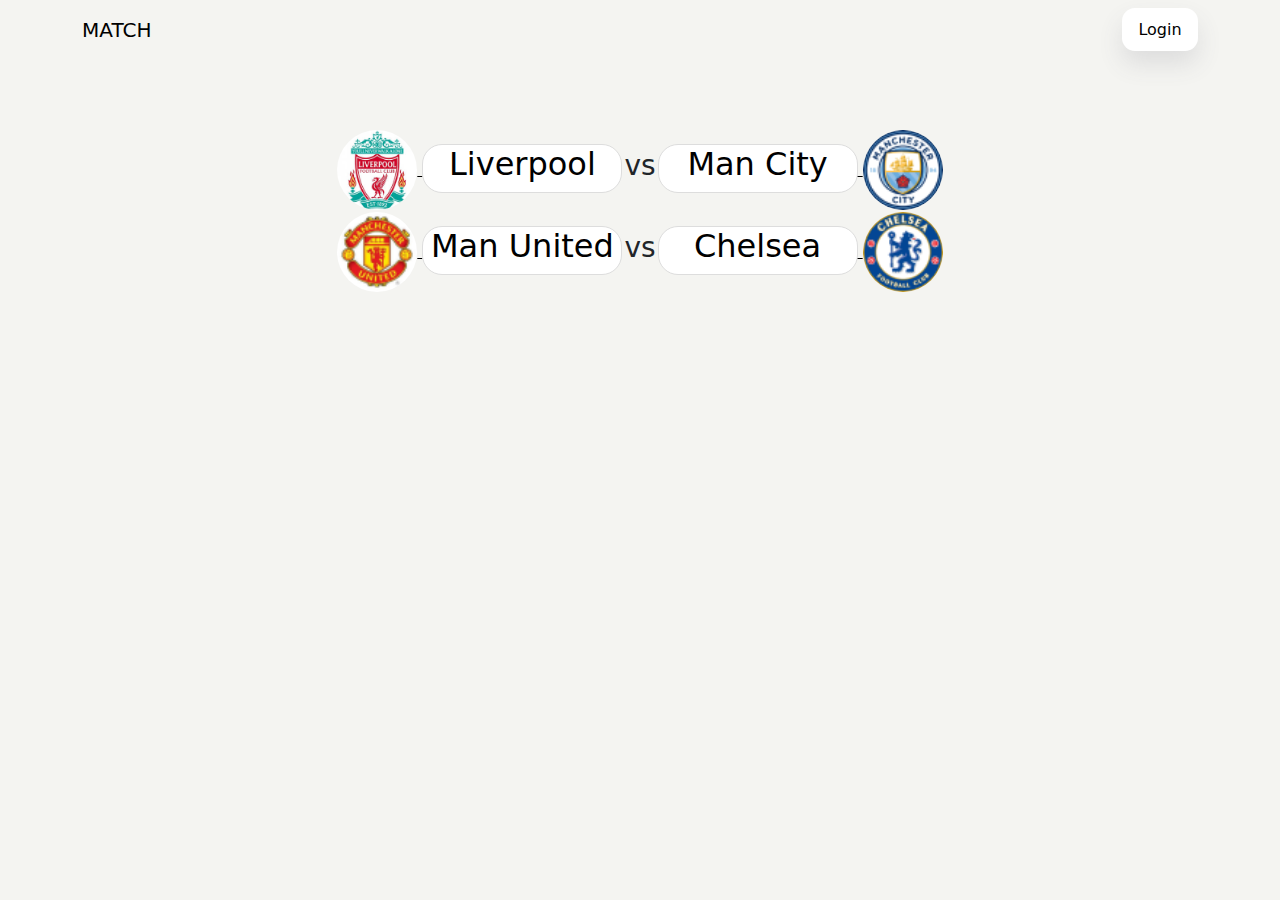
<file: index.html>
<!DOCTYPE html>
<html lang="en">
  <head>
    <meta charset="UTF-8" />
    <meta http-equiv="X-UA-Compatible" content="IE=edge" />
    <meta name="viewport" content="width=device-width, initial-scale=1.0" />
    <!-- file css min-->
    <link rel="stylesheet" href="css/min-match.css" />
    <!-- file bootstrap -->
    <link rel="stylesheet" href="css/bootstrap.min.css" />
    <!-- file icon -->
    <link
      rel="stylesheet"
      href="https://unicons.iconscout.com/release/v4.0.0/css/line.css"
    />
    <title>Match</title>
  </head>
  <body>
    <!-- Start navbar -->
    <nav class="navbar">
      <div class="container">
        <a class="navbar-brand" href="#">
          <i class="uil uil-football"></i>
          Match
        </a>
        <a href="login.html"><input type="submit" value="Login" /></a>
      </div>
    </nav>
    <!-- End navbar -->
    <!-- Start contant -->
    <div class="contant">
      <div class="container">
        <table>
          <tr>
            <td>
              <a href="team.html">
                <img
                  src="images/image 3.png"
                  alt=""
                  width="100px"
                  class="image-one"
                />
                <h2>Liverpool</h2>
              </a>
            </td>
            <td><h3>vs</h3></td>
            <td>
              <a href="">
                <h2>Man City</h2>
                <img
                  src="images/image 3(1).png"
                  alt=""
                  width="100px"
                  class="image-tow"
                />
              </a>
            </td>
          </tr>
          <tr></tr>
          <tr>
            <td>
              <a href="">
                <img
                  src="images/image 3(2).png"
                  alt=""
                  width="100px"
                  class="image-one"
                />
                <h2>Man United</h2>
              </a>
            </td>
            <td><h3>vs</h3></td>
            <td>
              <a href="">
                <h2>Chelsea</h2>
                <img
                  src="images/image 3(3).png"
                  alt=""
                  width="100px"
                  class="image-tow"
                />
              </a>
            </td>
          </tr>
        </table>
      </div>
    </div>
    <!-- End contant -->

    <script src="js/bootstrap.min.js"></script>
  </body>
</html>
</file>
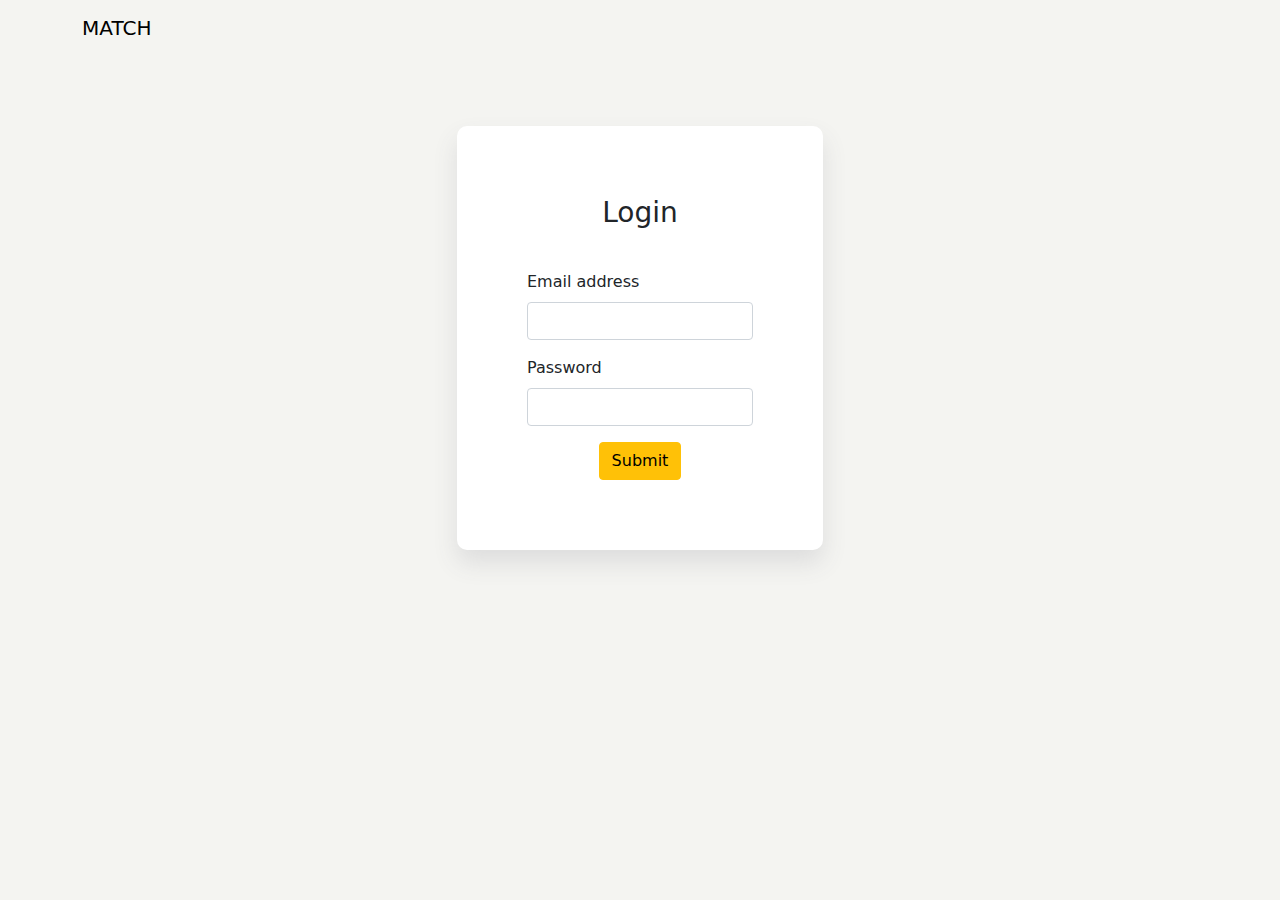
<file: login.html>
<!DOCTYPE html>
<html lang="en">
  <head>
    <meta charset="UTF-8" />
    <meta http-equiv="X-UA-Compatible" content="IE=edge" />
    <meta name="viewport" content="width=device-width, initial-scale=1.0" />
    <!-- file css min-->
    <link rel="stylesheet" href="css/min-match.css" />
    <!-- file bootstrap -->
    <link rel="stylesheet" href="css/bootstrap.min.css" />
    <!-- file icon -->
    <link
      rel="stylesheet"
      href="https://unicons.iconscout.com/release/v4.0.0/css/line.css"
    />
    <title>Match Website</title>
  </head>
  <body>
    <!-- Start navbar -->
    <nav class="navbar">
      <div class="container">
        <a class="navbar-brand text-center" href="index.html">
          <i class="uil uil-football"></i>
          Match
        </a>
      </div>
    </nav>
    <!-- End navbar -->
    <!-- Start contant -->
    <div class="contant">
      <div class="container">
        <form>
          <h3>Login</h3>
          <div class="mb-3">
            <label for="exampleInputEmail1" class="form-label"
              >Email address</label
            >
            <input
              type="email"
              class="form-control"
              id="exampleInputEmail1"
              aria-describedby="emailHelp"
            />
          </div>
          <div class="mb-3">
            <label for="exampleInputPassword1" class="form-label"
              >Password</label
            >
            <input
              type="password"
              class="form-control"
              id="exampleInputPassword1"
            />
          </div>
          <button type="submit" class="btn btn-warning">Submit</button>
        </form>
      </div>
    </div>
    <!-- End contant -->

    <script src="js/bootstrap.min.js"></script>
  </body>
</html>
</file>
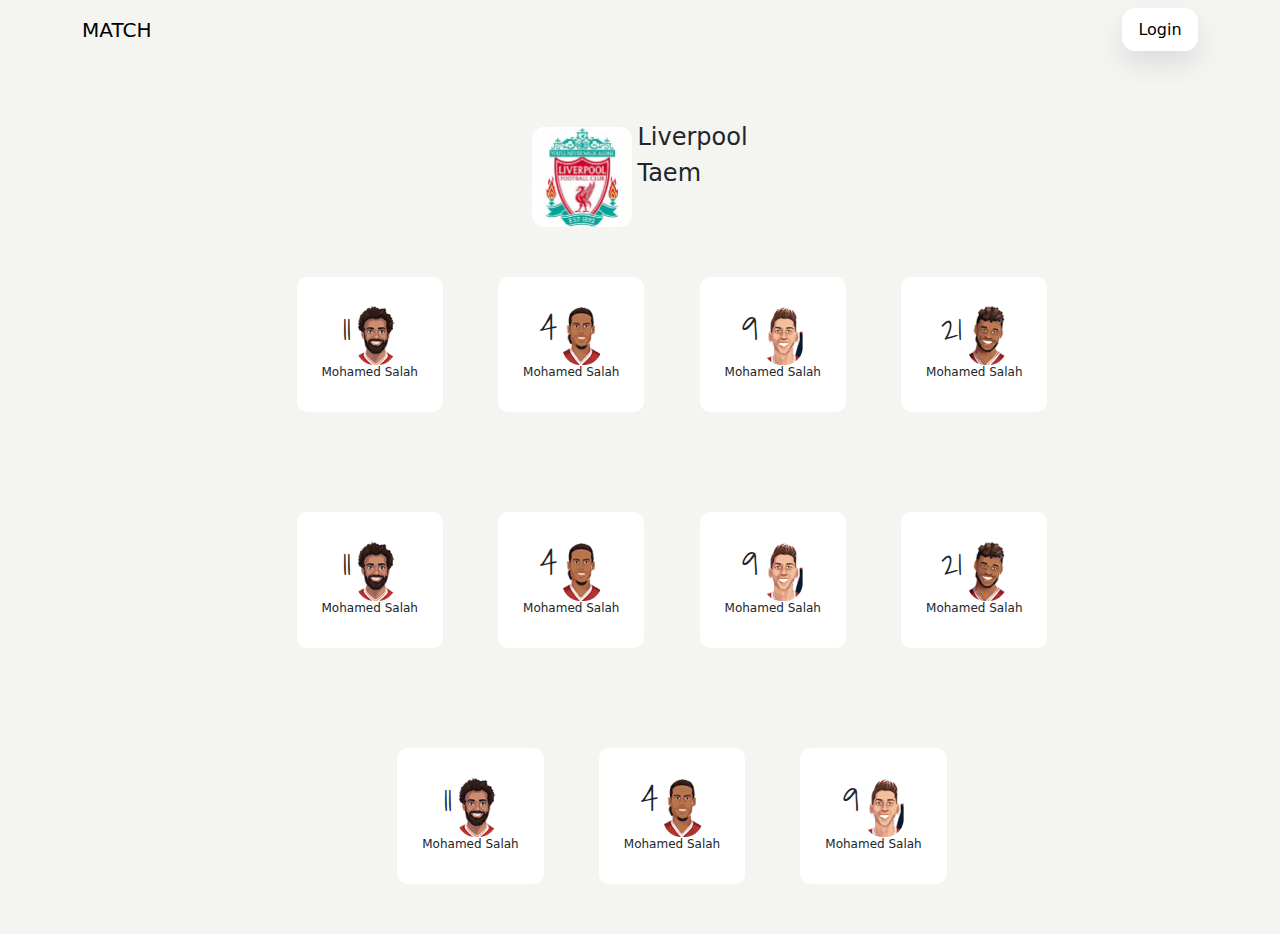
<file: team.html>
<!DOCTYPE html>
<html lang="en">
  <head>
    <meta charset="UTF-8" />
    <meta http-equiv="X-UA-Compatible" content="IE=edge" />
    <meta name="viewport" content="width=device-width, initial-scale=1.0" />
    <!-- file css min-->
    <link rel="stylesheet" href="css/min-match.css" />
    <!-- file bootstrap -->
    <link rel="stylesheet" href="css/bootstrap.min.css" />
    <!-- file icon -->
    <link
      rel="stylesheet"
      href="https://unicons.iconscout.com/release/v4.0.0/css/line.css"
    />

    <!-- google fonts -->
    <link rel="preconnect" href="https://fonts.googleapis.com" />
    <link rel="preconnect" href="https://fonts.gstatic.com" crossorigin />
    <link
      href="https://fonts.googleapis.com/css2?family=Shadows+Into+Light&display=swap"
      rel="stylesheet"
    />
    <title>Match</title>
  </head>
  <body>
    <!-- Start navbar -->
    <nav class="navbar">
      <div class="container">
        <a class="navbar-brand" href="index.html">
          <i class="uil uil-football"></i>
          Match
        </a>
        <a href="login.html"><input type="submit" value="Login" /></a>
      </div>
    </nav>
    <!-- End navbar -->
    <!-- Start team -->
    <div class="team">
      <div class="container">
        <div class="team-contant">
          <div class="box-title">
            <img src="images/image 3.png" alt="" width="100px" />
            <p>
              Liverpool<br />
              <span>Taem</span>
            </p>
          </div>
          <ul>
            <li>
              <ul>
                <li>
                  <div class="box-taem">
                    <span>11</span>
                    <img src="images/image 6.png" alt="" />
                    <h3>Mohamed Salah</h3>
                  </div>
                </li>
                <li>
                  <div class="box-taem">
                    <span>4</span>
                    <img src="images/image 6(1).png" alt="" />
                    <h3>Mohamed Salah</h3>
                  </div>
                </li>
                <li>
                  <div class="box-taem">
                    <span>9</span>
                    <img src="images/image 6(2).png" alt="" />
                    <h3>Mohamed Salah</h3>
                  </div>
                </li>
                <li>
                  <div class="box-taem">
                    <span>21</span>
                    <img src="images/image 6(3).png" alt="" />
                    <h3>Mohamed Salah</h3>
                  </div>
                </li>
              </ul>
            </li>
            <li>
              <ul>
                <li>
                  <div class="box-taem">
                    <span>11</span>
                    <img src="images/image 6.png" alt="" />
                    <h3>Mohamed Salah</h3>
                  </div>
                </li>
                <li>
                  <div class="box-taem">
                    <span>4</span>
                    <img src="images/image 6(1).png" alt="" />
                    <h3>Mohamed Salah</h3>
                  </div>
                </li>
                <li>
                  <div class="box-taem">
                    <span>9</span>
                    <img src="images/image 6(2).png" alt="" />
                    <h3>Mohamed Salah</h3>
                  </div>
                </li>
                <li>
                  <div class="box-taem">
                    <span>21</span>
                    <img src="images/image 6(3).png" alt="" />
                    <h3>Mohamed Salah</h3>
                  </div>
                </li>
              </ul>
            </li>
            <li>
              <ul>
                <li>
                  <div class="box-taem">
                    <span>11</span>
                    <img src="images/image 6.png" alt="" />
                    <h3>Mohamed Salah</h3>
                  </div>
                </li>
                <li>
                  <div class="box-taem">
                    <span>4</span>
                    <img src="images/image 6(1).png" alt="" />
                    <h3>Mohamed Salah</h3>
                  </div>
                </li>
                <li>
                  <div class="box-taem">
                    <span>9</span>
                    <img src="images/image 6(2).png" alt="" />
                    <h3>Mohamed Salah</h3>
                  </div>
                </li>
              </ul>
            </li>
          </ul>
        </div>
      </div>
    </div>
    <!-- End team -->

    <script src="js/bootstrap.min.js"></script>
  </body>
</html>
</file>
<file: css/min-match.css>
/* Start global Roulse */
* {
  box-sizing: border-box;
}

a {
  text-decoration: none;
  color: black !important;
}

body {
  height: 600px;
  background-color: #f4f4f1 !important;
}

/* Start navbar */

.navbar {
  text-transform: uppercase;
}

.navbar a {
  color: black;
}

.navbar input {
  width: 76px;
  height: 43px;
  background-color: white;
  border: none;
  border-radius: 13px;
  box-shadow: 0px 13px 25px #ddd;
}

/* Start Header */

.contant {
  margin-top: 70px;
}

.contant img {
  width: 80px;
  border-radius: 50px;
}

.contant h2 {
  display: inline-block;
  border: 1px solid #ddd;
  background-color: white;
  width: 200px;
  height: 49px;
  border-radius: 20px;
}

.contant {
  text-align: -webkit-center;
}

.contant table h2 {
  text-align: center;
}

/* Start login */

.contant form {
  display: inline-block;
  border: 1px;
  padding: 70px;
  background-color: white;
  border-radius: 10px;
  box-shadow: 0px 13px 25px #ddd;
}

.contant form h3 {
  margin-bottom: 2.5rem;
}

.contant form .mb-3 {
  text-align: left;
}

/* Start team */

.team {
  padding-top: 60px;
}

.team .box-title {
  text-align: center;
}

.team .box-title p {
  display: inline-block;
  font-size: 24px;
  text-align: left;
}

.team .box-title span {
  font-weight: 200;
}

ul {
  list-style: none;
  text-align: center;
}

ul li {
  display: inline-block;
  margin: 25px;
}

.box-taem {
  border-radius: 10px;
  background-color: white !important;
  padding: 25px;
  text-align: center;
}

.box-taem h3 {
  font-size: 12px;
}

.box-taem span {
  font-family: "Shadows Into Light", cursive;
  font-size: 34px;
}
</file>
